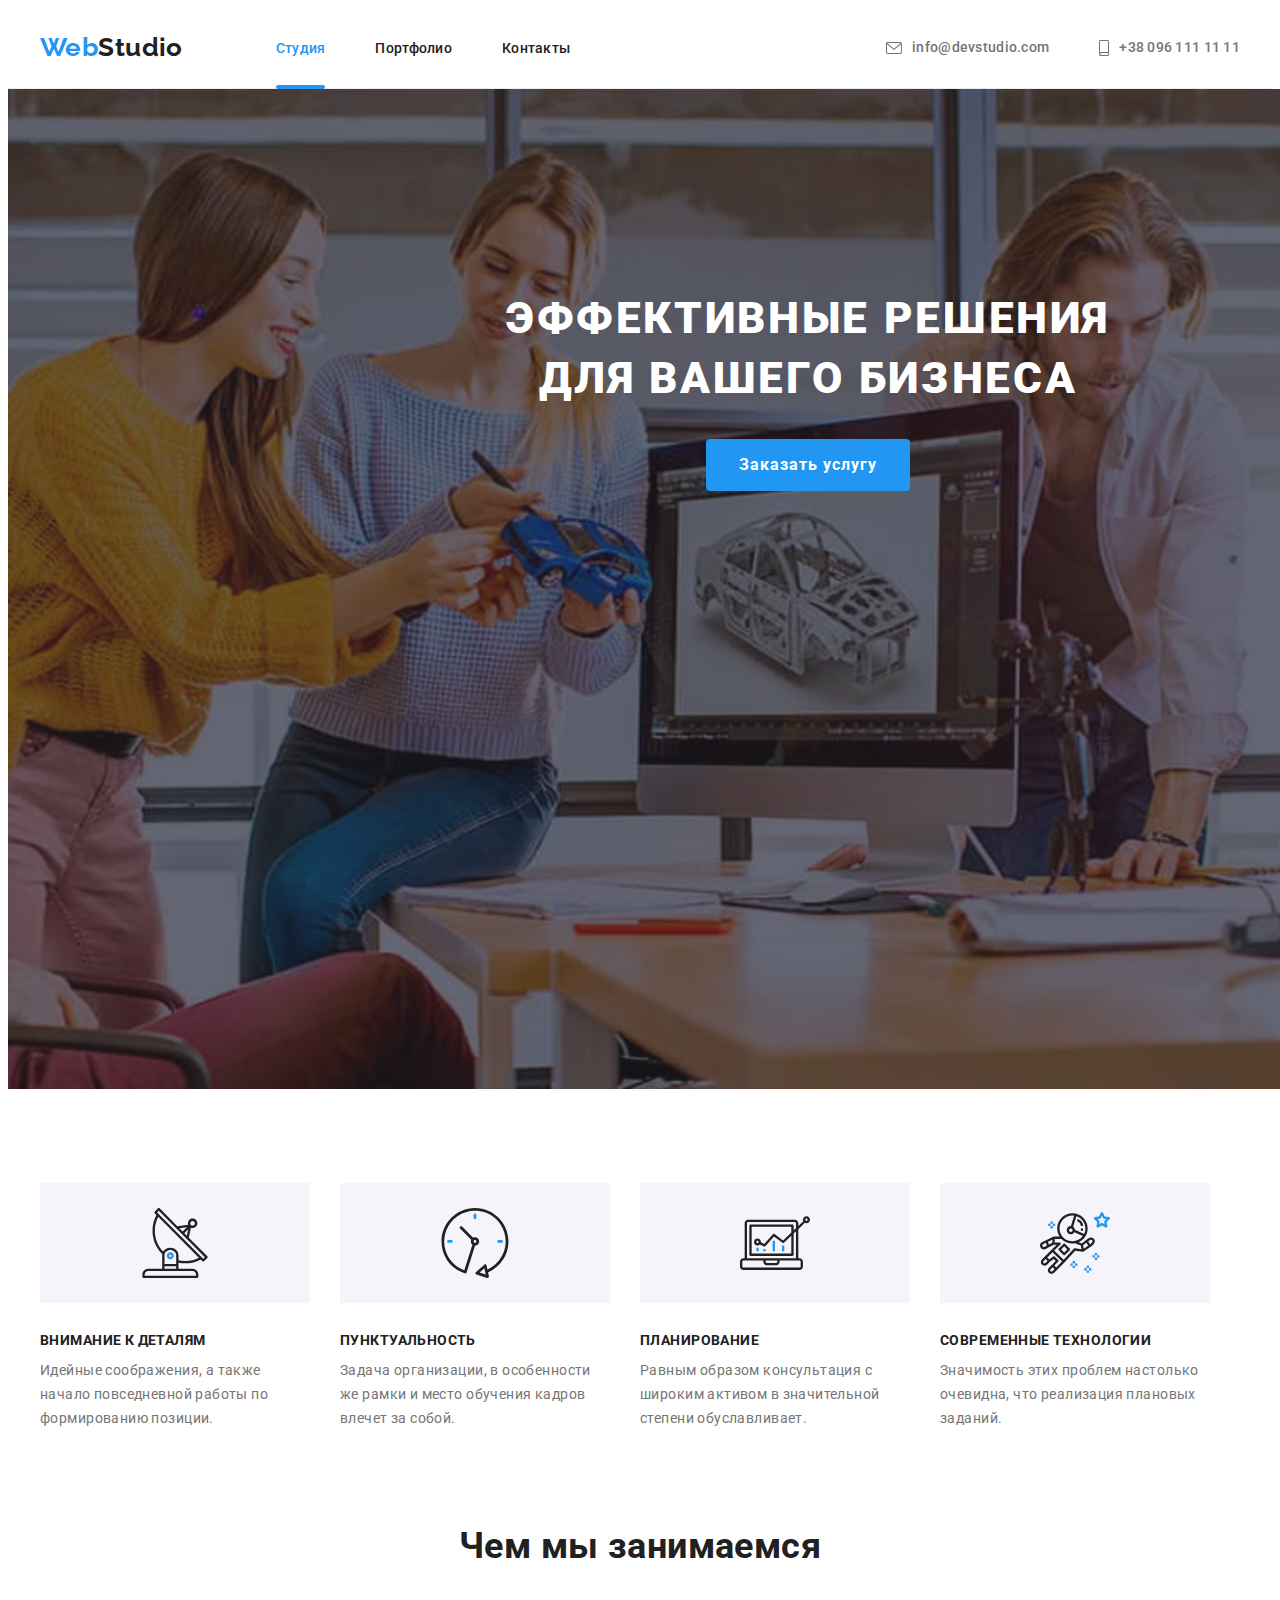
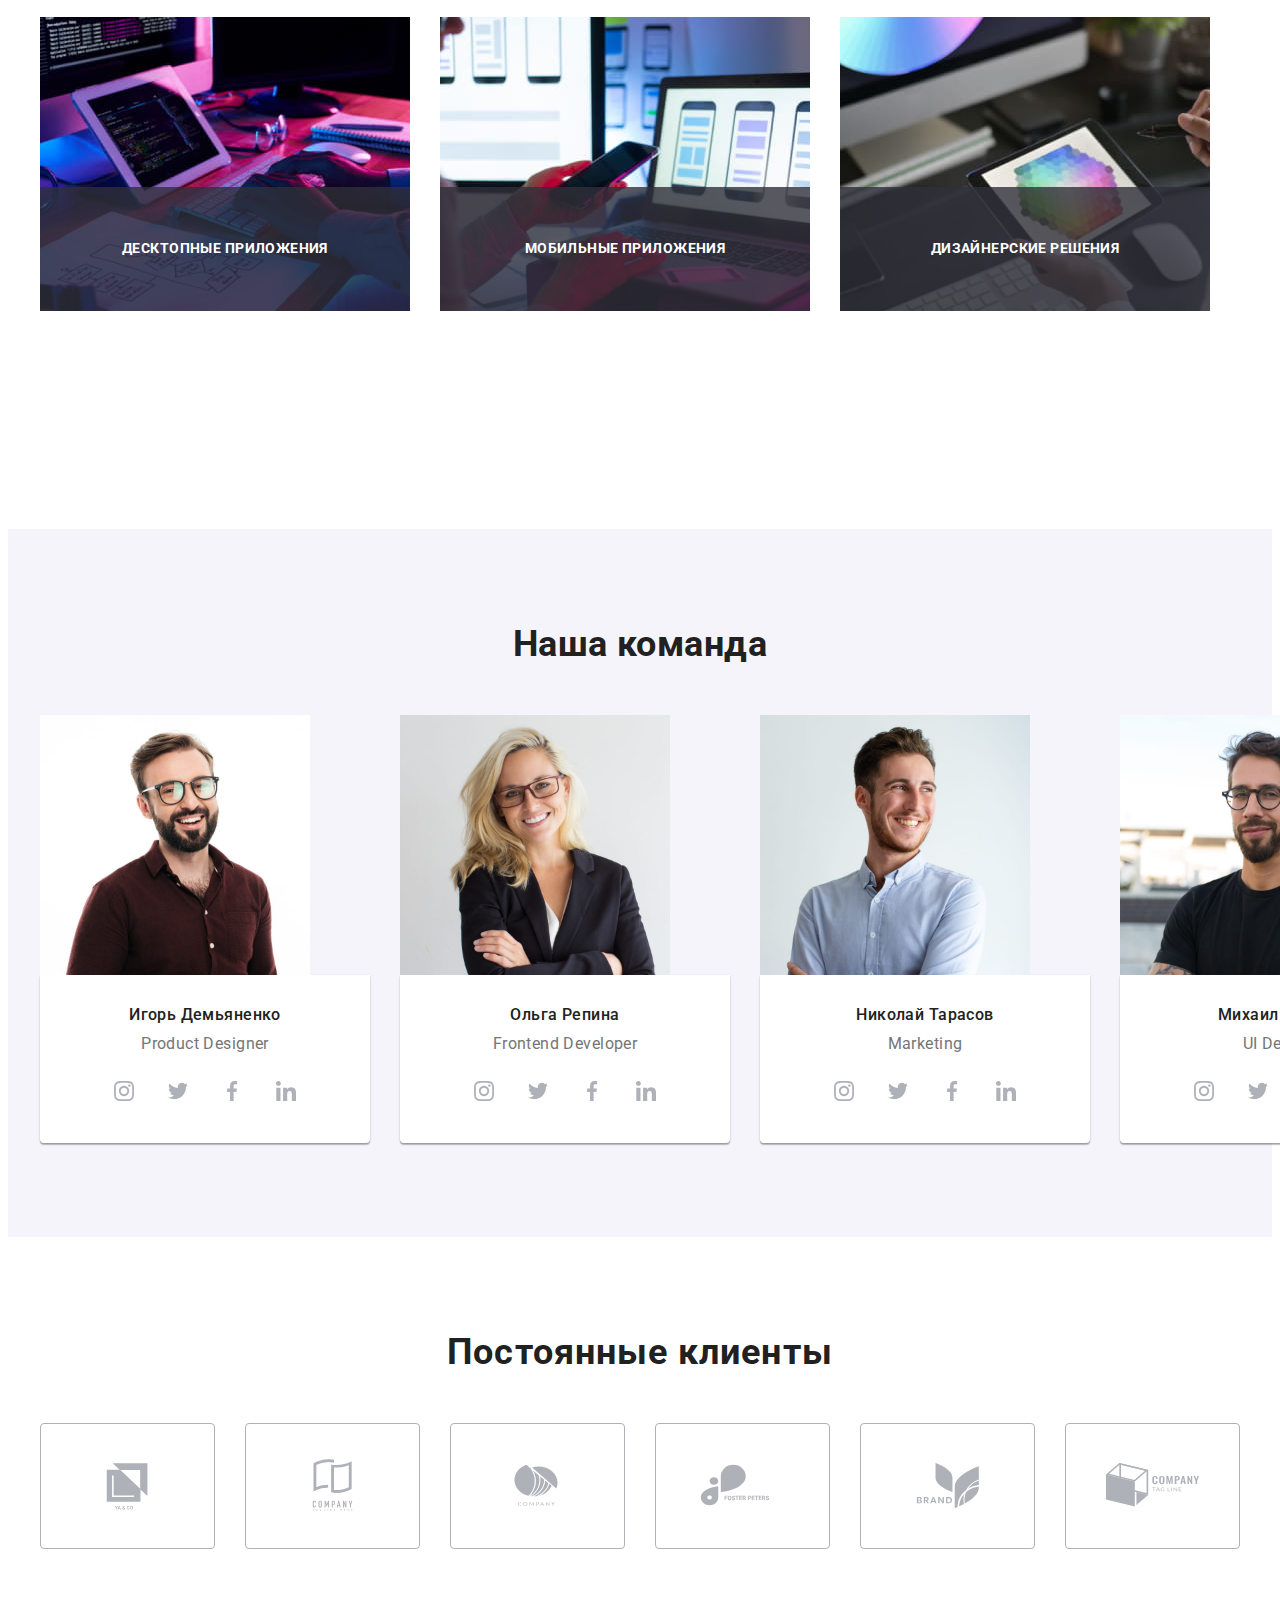
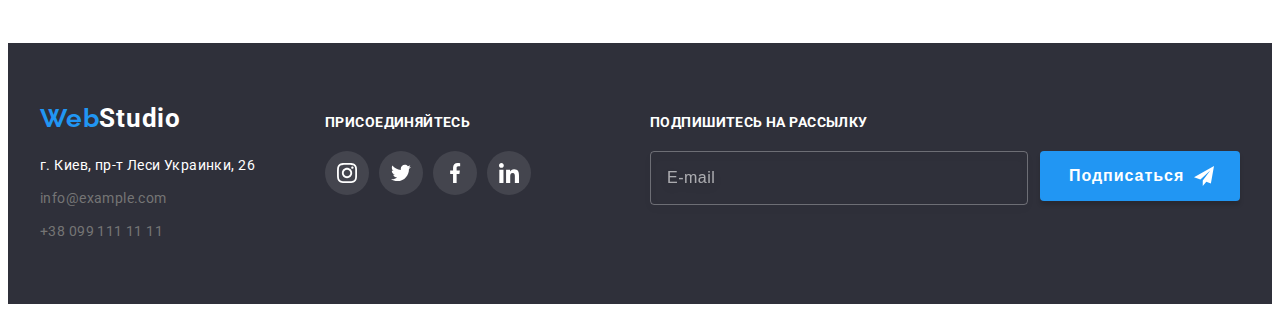
<file: index.html>
<!DOCTYPE html>
<html lang="ru">
<head>
    <meta charset="UTF-8">
    <meta http-equiv="X-UA-Compatible" content="IE=edge">
    <meta name="viewport" content="width=device-width, initial-scale=1.0">
    <title>Document</title>
    <link rel="preconnect" href="https://fonts.googleapis.com">
    <link rel="preconnect" href="https://fonts.gstatic.com" crossorigin>
    <link href="https://fonts.googleapis.com/css2?family=Raleway:wght@700&family=Roboto:wght@400;500;700;900&display=swap"
        rel="stylesheet">
    <link rel="stylesheet" href="https://cdnjs.cloudflare.com/ajax/libs/modern-normalize/1.1.0/modern-normalize.min.css"
        integrity="sha512-wpPYUAdjBVSE4KJnH1VR1HeZfpl1ub8YT/NKx4PuQ5NmX2tKuGu6U/JRp5y+Y8XG2tV+wKQpNHVUX03MfMFn9Q=="
        crossorigin="anonymous" referrerpolicy="no-referrer" />
    <link rel="stylesheet" href="./css/styles.css" />
    <link rel="stylesheet" href="./css/main.min.css"/>
     
</head>
<body>
    
<header class="header">
    <div class="container">
    <nav class="nav">
        <a class="header__logo link" href="./index.html"><span class="logo-blue">Web</span>Studio</a>
        <ul class="nav__list list">
            <li class="nav__item navig"><div class="header-navigation"><a href="" class="nav__link link current">Студия</a></div></li>
            <li class="nav__item"><a href="./portfolio.html" class="nav__link link">Портфолио</a></li>
            <li class="nav__item"><a href="" class="nav__link link">Контакты</a></li>
        </ul>
    </nav>
    <ul class="info-list list">
        <li class="info-list__item">
            <a class="info-list__link link" href="mailto:info@devstudio.com">
            <svg class="info-list__icon" width="16" height="12">
            <use href="./images/icons.svg#icon-email"></use>
            </svg>info@devstudio.com</a>
        </li>
        <li class="info-list__item">
            <a class="info-list__link link" href="tel:+380961111111">
            <svg class="info-list__icon" width="10" height="16">
            <use href="./images/icons.svg#icon-smartphone"></use>
            </svg>+38 096 111 11 11</a></li>
    </ul>
    </div>
</header>
    
    <main>
    <section class="hero">
        <div class="container">
        <h1 class="hero__title">Эффективные решения для вашего бизнеса</h1>
        <button data-modal-open type="button" class="hero__button">Заказать услугу</button>
        </div>
    </section>

    <section class="benefits section">
        <div class="container"> 
        <h2 class="benefits__title visually-hidden">Наши преимущества</h2>
        
        <ul class="ben-list list"> 
            <li class="ben-list__item">
                <div class="ben-list__logo"><svg class="ben-list__icon" width="70" height="70">
                <use href="./images/icons.svg#icon-antenna"></use></svg></div>
                <h3 class="ben-list__top-text">Внимание к деталям</h3>
                <p class="ben-list__text">Идейные соображения, а также начало повседневной работы по формированию позиции.</p>
            </li>
            <li class="ben-list__item">
                <div class="ben-list__logo"><svg class="ben-list__icon" width="70" height="70">
                <use href="./images/icons.svg#icon-clock"></use></svg></div>
                <h3 class="ben-list__top-text">Пунктуальность</h3>
                <p class="ben-list__text">Задача организации, в особенности же рамки и место обучения кадров влечет за собой.</p>
            </li>
            <li class="ben-list__item">
                <div class="ben-list__logo"><svg class="ben-list__icon" width="70" height="70">
                <use href="./images/icons.svg#icon-diagramm"></use></svg></div>
                <h3 class="ben-list__top-text">Планирование</h3>
                <p class="ben-list__text">Равным образом консультация с широким активом в значительной степени обуславливает.</p>
            </li>
            <li class="ben-list__item">
                <div class="ben-list__logo"><svg class="ben-list__icon" width="70" height="70">
                <use href="./images/icons.svg#icon-astronaut"></use></svg></div>
                <h3 class="ben-list__top-text">Современные технологии</h3>
                <p class="ben-list__text">Значимость этих проблем настолько очевидна, что реализация плановых заданий.</p>
            </li>
        </ul>
        </div>
    </section>

    <section class="about section">
        <div class="container">
        <h2 class="about__title">Чем мы занимаемся</h2>
        <ul class="pic-list list">
            <li class="pic-list__item">
                <img src="./images/img1.jpg" alt="Desktop Applications"
                width="370"
                height="294"/>
                <p class="pic-list__top-text">Десктопные приложения</p>
            </li>
            <li class="pic-list__item">
                <img src="./images/img2.jpg" alt="Mobile applications"
                width="370"
                height="294"/>
                <p class="pic-list__top-text">Мобильные приложения</p>
            </li>
            <li class="pic-list__item">
                <img src="./images/img3.jpg" alt="Design solutions"
                width="370"
                height="294"/>
                <p class="pic-list__top-text">Дизайнерские решения</p>
            </li>
        </ul>
        </div>
    </section>

    <section class="team section">
        <div class="container">
        <h2 class="team__title">Наша команда</h2>
        <ul class="team-list list">
            <li class="team-list__item"> 
                <img src="./images/img.Igor.jpg" alt="Portrait of Igor"
                width="270"
                height="260"/>

                <div class="card-team">
                <h3 class="card-team__text">Игорь Демьяненко</h3>
                <p class="card-team__position">Product Designer</p>
                
                <ul class="soc-list list">
                    <li class="soc-list__item">
                        <a href="" class="soc-list__link link">
                        <svg class="soc-list__icon" width="20" height="20">
                        <use href="./images/icons.svg#icon-instagram-1"></use></svg></a>
                    </li>
                    <li class="soc-list__item">
                        <a href="" class="soc-list__link link">
                        <svg class="soc-list__icon" width="20" height="20">
                        <use href="./images/icons.svg#icon-twitter-1"></use></svg></a>
                    </li>
                    <li class="soc-list__item">
                        <a href="" class="soc-list__link link">
                        <svg class="soc-list__icon" width="20" height="20">
                        <use href="./images/icons.svg#icon-facebook-1"></use></svg></a>
                    </li>
                    <li class="soc-list__item">
                        <a href="" class="soc-list__link link">
                        <svg class="soc-list__icon" width="20" height="20">
                        <use href="./images/icons.svg#icon-linkedin-1"></use></svg></a>
                    </li>
                </ul>
                </div>
            </li>
            <li class="team-list__item">
                <img src="./images/img.Olga.jpg" alt="Portrait of Olga" 
                width="270" 
                height="260"/>

                <div class="card-team">
                <h3 class="card-team__text">Ольга Репина</h3>
                <p class="card-team__position">Frontend Developer</p>
                
                <ul class="soc-list list">
                    <li class="soc-list__item">
                        <a href="" class="soc-list__link link">
                            <svg class="soc-list__icon" width="20" height="20">
                                <use href="./images/icons.svg#icon-instagram-1"></use>
                            </svg></a>
                    </li>
                    <li class="soc-list__item">
                        <a href="" class="soc-list__link link">
                            <svg class="soc-list__icon" width="20" height="20">
                                <use href="./images/icons.svg#icon-twitter-1"></use>
                            </svg></a>
                    </li>
                    <li class="soc-list__item">
                        <a href="" class="soc-list__link link">
                            <svg class="soc-list__icon" width="20" height="20">
                                <use href="./images/icons.svg#icon-facebook-1"></use>
                            </svg></a>
                    </li>
                    <li class="soc-list__item">
                        <a href="" class="soc-list__link link">
                            <svg class="soc-list__icon" width="20" height="20">
                                <use href="./images/icons.svg#icon-linkedin-1"></use>
                            </svg></a>
                    </li>
                </ul>
                </div>
            </li>
            <li class="team-list__item">
                <img src="./images/img.Nicholas.jpg" alt="Portrait of Nicholas" 
                width="270" 
                height="260"/>

                <div class="card-team">
                <h3 class="card-team__text">Николай Тарасов</h3>
                <p class="card-team__position">Marketing</p>

                <ul class="soc-list list">
                    <li class="soc-list__item">
                        <a href="" class="soc-list__link link">
                            <svg class="soc-list__icon" width="20" height="20">
                                <use href="./images/icons.svg#icon-instagram-1"></use>
                            </svg></a>
                    </li>
                    <li class="soc-list__item">
                        <a href="" class="soc-list__link link">
                            <svg class="soc-list__icon" width="20" height="20">
                                <use href="./images/icons.svg#icon-twitter-1"></use>
                            </svg></a>
                    </li>
                    <li class="soc-list__item">
                        <a href="" class="soc-list__link link">
                            <svg class="soc-list__icon" width="20" height="20">
                                <use href="./images/icons.svg#icon-facebook-1"></use>
                            </svg></a>
                    </li>
                    <li class="soc-list__item">
                        <a href="" class="soc-list__link link">
                            <svg class="soc-list__icon" width="20" height="20">
                                <use href="./images/icons.svg#icon-linkedin-1"></use>
                            </svg></a>
                    </li>
                </ul>
                </div>
            </li>
            <li class="team-list__item">
                <img src="./images/img.Michael.jpg" alt="Portrait of Michael" 
                width="270" 
                height="260"/>

                <div class="card-team">
                <h3 class="card-team__text">Михаил Ермаков</h3>
                <p class="card-team__position">UI Designer</p>

                <ul class="soc-list list">
                    <li class="soc-list__item">
                        <a href="" class="soc-list__link link">
                            <svg class="soc-list__icon" width="20" height="20">
                                <use href="./images/icons.svg#icon-instagram-1"></use>
                            </svg></a>
                    </li>
                    <li class="soc-list__item">
                        <a href="" class="soc-list__link link">
                            <svg class="soc-list__icon" width="20" height="20">
                                <use href="./images/icons.svg#icon-twitter-1"></use>
                            </svg></a>
                    </li>
                    <li class="soc-list__item">
                        <a href="" class="soc-list__link link">
                            <svg class="soc-list__icon" width="20" height="20">
                                <use href="./images/icons.svg#icon-facebook-1"></use>
                            </svg></a>
                    </li>
                    <li class="soc-list__item">
                        <a href="" class="soc-list__link link">
                            <svg class="soc-list__icon" width="20" height="20">
                                <use href="./images/icons.svg#icon-linkedin-1"></use>
                            </svg></a>
                    </li>
                </ul>
                </div>
            </li>
        </ul>
        </div>
    </section>
    </main>

    <section class="clients section">
        <div class="container">
            <h2 class="clients__title">Постоянные клиенты</h2>
            <ul class="clients-list list">
                <li class="clients-list__item">
                    <a href="" class="clients-list__link link">
                        <svg class="clients-list__icon" width="106" height="60">
                            <use href="./images/icons.svg#icon-Logo"></use>
                        </svg></a>
                </li>
                <li class="clients-list__item">
                    <a href="" class="clients-list__link link">
                        <svg class="clients-list__icon" width="106" height="60">
                            <use href="./images/icons.svg#icon-Logo-1"></use>
                        </svg></a>
                </li>
                <li class="clients-list__item">
                    <a href="" class="clients-list__link link">
                        <svg class="clients-list__icon" width="106" height="60">
                            <use href="./images/icons.svg#icon-Logo-2"></use>
                        </svg></a>
                </li>
                <li class="clients-list__item">
                    <a href="" class="clients-list__link link">
                        <svg class="clients-list__icon" width="106" height="60">
                            <use href="./images/icons.svg#icon-Logo-4"></use>
                        </svg></a>
                </li>
                <li class="clients-list__item">
                    <a href="" class="clients-list__link link">
                        <svg class="clients-list__icon" width="106" height="60">
                            <use href="./images/icons.svg#icon-Logo-5"></use>
                        </svg></a>
                </li>
                <li class="clients-list__item">
                    <a href="" class="clients-list__link link">
                        <svg class="clients-list__icon" width="106" height="60">
                            <use href="./images/icons.svg#icon-Logo-6"></use>
                        </svg></a>
                </li>
            </ul>
        </div>
    </section>




    <footer class="footer">
        <div class="container">
        <div class="foot-first">
        <a class="foot-first__link link" href="./index.html"><span class="logo-blue">Web</span>Studio</a>
        <address class="footer-adress">
        <ul class="footer-adress__list list">
            <li class="footer-adress__item"><a href="" class="footer-adress__location link">г. Киев, пр-т Леси Украинки, 26</a></li>
            <li class="footer-adress__item"><a href="mailto:info@example.com" class="footer-adress__info link">info@example.com</a></li>
            <li class="footer-adress__item"><a href="tel:+380991111111" class="footer-adress__info link">+38 099 111 11 11</a></li>
        </ul>
        </address>
        </div>

        <div class="foot-second">
            <p class="foot-second__title">присоединяйтесь</p>
            <ul class="soc-foot-list list">
                <li class="soc-foot-list__item">
                    <a class="soc-foot-list__link link">
                        <svg class="foot-soc-icon" width="20" height="20">
                            <use href="./images/icons.svg#icon-instagram-2"></use>
                        </svg>
                    </a>
                </li>
                <li class="soc-foot-list__item">
                    <a class="soc-foot-list__link link">
                        <svg class="foot-soc-icon" width="20" height="20">
                        <use href="./images/icons.svg#icon-twitter-2"></use></svg>
                    </a>
                </li>
                <li class="soc-foot-list__item">
                    <a class="soc-foot-list__link link">
                        <svg class="foot-soc-icon" width="20" height="20">
                        <use href="./images/icons.svg#icon-facebook-2"></use></svg>
                    </a>
                </li>
                <li class="soc-foot-list__item">
                    <a class="soc-foot-list__link link">
                        <svg class="foot-soc-icon" width="20" height="20">
                        <use href="./images/icons.svg#icon-linkedin-2"></use></svg>
                    </a>
                </li>
            </ul>
        </div>
   
        <div class="sharing">
            <p class="sharing__title">Подпишитесь на рассылку</p> 
        <form class="sharing-form">
            <div class="sharing-field">
            <input 
            type="email"
            class="sharing-field__input"
            name="sharing-text"
            id="sharing-text"
            placeholder="E-mail"/>
            <button type="submit" class="sharing-field__btn">Подписаться
                <span>
                    <svg class="sharing-field__icon" width="20" height="20">
                    <use href="./images/icons.svg#icon-send"></use>
                    </svg>
                </span>
            </button>
            </div>
        </form>
        </div>
    </div>
    </footer>

    <div class="backdrop is-hidden" data-modal>
    <div class="modal">
        <button type="button" class="modal__close-btn" data-modal-close>
            <svg class="modal__close-icon" width="18" height="18">
            <use href="./images/icons.svg#icon-close"></use></svg>
        </button>

        <p class="modal__title">Оставьте свои данные, мы вам перезвоним</p>

    <form class="modal-form">
        <div class="modal-field">
            <label for="user-name" class="modal-field__modal-label">Имя</label>
            <div class="input-wrap">
            <input 
            type="text"
            class="input-wrap__modal-input"
            name="user-name"
            id="user-name"/>
            <svg class="icon-black" width="18" height="18">
                <use href="./images/icons.svg#icon-person-black"></use>
            </svg>
            </div>
        </div>
        <div class="modal-field">
            <label for="user-tel" class="modal-field__modal-label">Телефон</label>
            <div class="input-wrap">
            <input 
            type="tel" 
            class="input-wrap__modal-input" 
            name="user-tell"
            id="user-tel" />
            <svg class="icon-black" width="18" height="18">
                <use href="./images/icons.svg#icon-phone-black"></use>
            </svg>
            </div>
        </div>
        <div class="modal-field">
            <label for="user-email" class="modal-field__modal-label">Почта</label>
            <div class="input-wrap">
            <input 
            type="email" 
            class="input-wrap__modal-input" 
            name="user-email" 
            id="user-email"/>
            <svg class="icon-black" width="18" height="18">
                <use href="./images/icons.svg#icon-email-black"></use>
            </svg>
            </div>
        </div>
        <div class="modal-field">
            <label for="user-text" class="modal-field__modal-label">Комментарий</label>
            <textarea 
            name="user-text" 
            id="user-text" 
            class="modal-field__modal-text" 
            placeholder="Введите текст"></textarea>
        </div>

        <div class="modal-field check">
            <input type="checkbox" 
            name="privacy" 
            value="true" 
            class="modal-field__modal-check visually-hidden" 
            id="privacy"/>
            <label for="privacy" 
            class="modal-field__check-text">
            <span>
                <svg class="icon-gal" width="11" height="8">
                    <use href="./images/icons.svg#icon-gal"></use>
                </svg>
            </span>
            Соглашаюсь с рассылкой и принимаю
            <a class="modal-field__check-link" href="">Условия договора</a></label>
        </div>  
        
        <button type="submit" class="modal-form__btn">Отправить</button>

    </form>

    </div>
    </div>
<script src="./js/modal.js"></script>
</body>
</html>
</file>
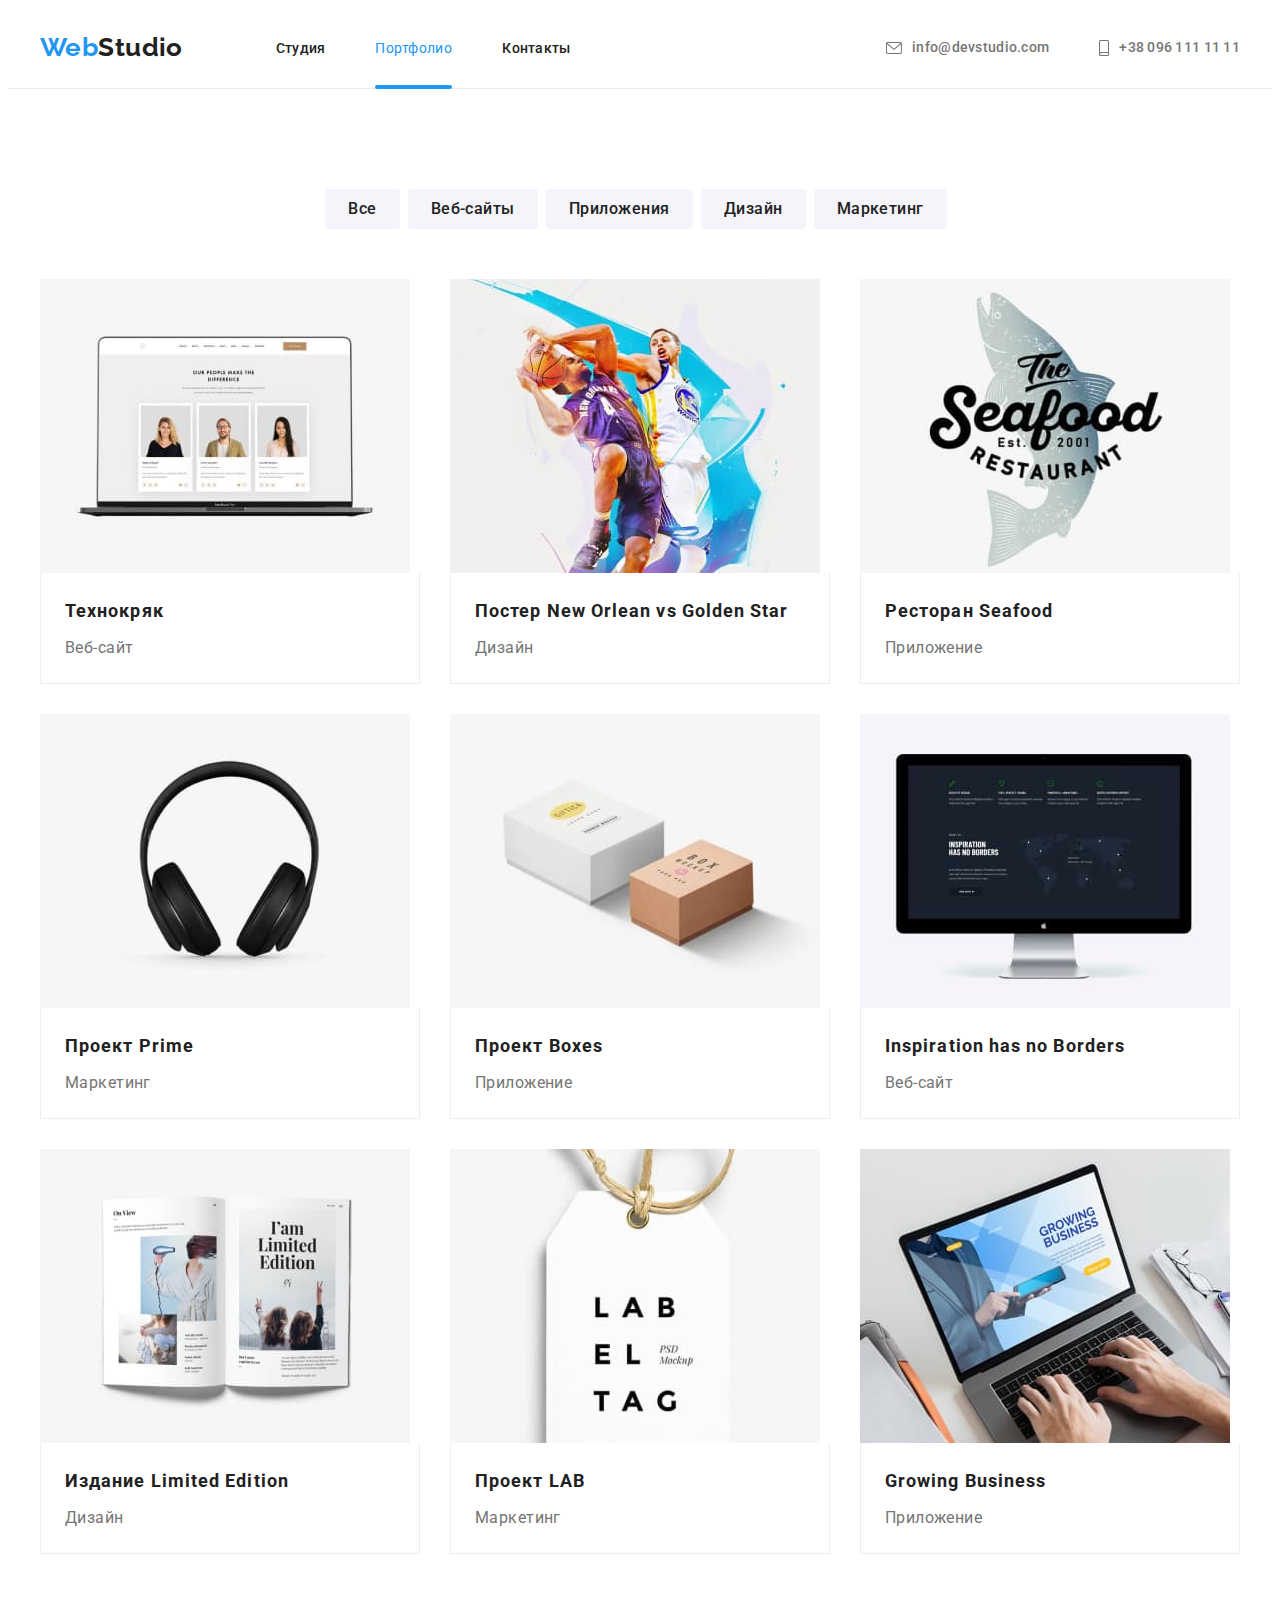
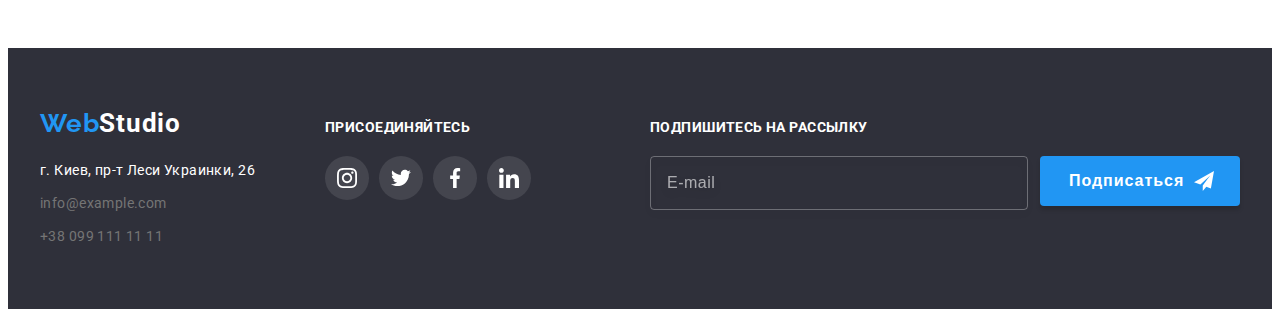
<file: portfolio.html>
<!DOCTYPE html>
<html lang="ru">
<head>
    <meta charset="UTF-8">
    <meta http-equiv="X-UA-Compatible" content="IE=edge">
    <meta name="viewport" content="width=device-width, initial-scale=1.0">
    <title>Document</title>
    <link href="https://fonts.googleapis.com/css2?family=Raleway:wght@700&family=Roboto:wght@400;500;700;900&display=swap"
        rel="stylesheet">
    <link rel="stylesheet" href="https://cdnjs.cloudflare.com/ajax/libs/modern-normalize/1.1.0/modern-normalize.min.css"
        integrity="sha512-wpPYUAdjBVSE4KJnH1VR1HeZfpl1ub8YT/NKx4PuQ5NmX2tKuGu6U/JRp5y+Y8XG2tV+wKQpNHVUX03MfMFn9Q=="
        crossorigin="anonymous" referrerpolicy="no-referrer" />
    <link rel="stylesheet" href="./css/styles.css" />
    <link rel="stylesheet" href="./css/main.min.css"/>
</head>
<body>
    <header class="header">
        <div class="container">
        <nav class="nav">
            <a class="header__logo link" href="./index.html"><span class="logo-blue">Web</span>Studio</a>
            <ul class="nav__list list">
                <li class="nav__item"><a href="./index.html" class="nav__link link">Студия</a></li>
                <li class="nav__item navig"><div class="header-navigation"><a href="" class="header-link link current">Портфолио</a></div></li>
                <li class="nav__item"><a href="" class="nav__link link">Контакты</a></li>
            </ul>
        </nav>
        <ul class="info-list list">
            <li class="info-list__item">
                <a class="info-list__link link" href="mailto:info@devstudio.com">
                    <svg class="info-list__icon" width="16" height="12">
                        <use href="./images/icons.svg#icon-email"></use>
                    </svg>info@devstudio.com</a>
            </li>
            <li class="info-list__item">
                <a class="info-list__link link" href="tel:+380961111111">
                    <svg class="info-list__icon" width="10" height="16">
                        <use href="./images/icons.svg#icon-smartphone"></use>
                    </svg>+38 096 111 11 11</a>
            </li>
        </ul>
        </div>
    </header>

    <main>
        <section class="suggestions">
            <div class="container">
            <h1 class="suggestions__top-title visually-hidden">Предложения</h1>
            <ul class="suggestions-list list">
                <li class="suggestions-list__item"><button type="button" class="suggestions-list__button">Все</button></li>
                <li class="suggestions-list__item"><button type="button" class="suggestions-list__button">Веб-сайты</button></li>
                <li class="suggestions-list__item"><button type="button" class="suggestions-list__button">Приложения</button></li>
                <li class="suggestions-list__item"><button type="button" class="suggestions-list__button">Дизайн</button></li>
                <li class="suggestions-list__item"><button type="button" class="suggestions-list__button">Маркетинг</button></li>
            </ul>
                
                <ul class="suggestions-menu list">
                    <li class="suggestions-menu__item">
                        <div class="card-hover">
                        <a href="" class="suggestions-menu__link link">
                            <div class="thumb">
                            <img src="./images/img4.jpg" alt="Web site" width="370" height="294">
                            <p class="thumb__text">Ресурс предлагает комплексные предложения с разным уровнем функционала и сервисов. Все это позволит посетителю получить
                            исчерпывающие сведения о компании или частном лице.</p>
                        </div>
                        

                        <div class="card-suggestions">
                            <h2 class="suggestions-menu__title">Технокряк</h2>
                            <p class="suggestions-menu__text">Веб-сайт</p>
                        </div>
                        </a>
                        </div>
                    </li>
                    <li class="suggestions-menu__item">
                        <div class="card-hover">
                        <a href="" class="suggestions-menu__link link">
                            <div class="thumb">
                            <img src="./images/img5.jpg" alt="Poster" width="370" height="294">
                        <p class="thumb__text">Ресурс предлагает комплексные предложения с разным уровнем функционала и сервисов. Все это
                            позволит посетителю получить
                            исчерпывающие сведения о компании или частном лице.</p>
                        </div>
                        <div class="card-suggestions">
                            <h2 class="suggestions-menu__title">Постер New Orlean vs Golden Star</h2>
                            <p class="suggestions-menu__text">Дизайн</p>
                        </div>
                        </a>
                        </div>
                    </li>
                    <li class="suggestions-menu__item">
                        <div class="card-hover">
                        <a href="" class="suggestions-menu__link link">
                            <div class="thumb">
                            <img src="./images/img6.jpg" alt="Restaurant" width="370" height="294">
                        <p class="thumb__text">Ресурс предлагает комплексные предложения с разным уровнем функционала и сервисов. Все это
                            позволит посетителю получить
                            исчерпывающие сведения о компании или частном лице.</p>
                        </div>
                        <div class="card-suggestions">
                            <h2 class="suggestions-menu__title">Ресторан Seafood</h2>
                            <p class="suggestions-menu__text">Приложение</p>
                        </div>
                        </a>
                        </div>
                    </li>
                    <li class="suggestions-menu__item">
                        <div class="card-hover">
                        <a href="" class="suggestions-menu__link link">
                            <div class="thumb">
                            <img src="./images/img7.jpg" alt="Prime Project" width="370" height="294">
                        <p class="thumb__text">Ресурс предлагает комплексные предложения с разным уровнем функционала и сервисов. Все это
                            позволит посетителю получить
                            исчерпывающие сведения о компании или частном лице.</p>
                        </div>
                        <div class="card-suggestions">
                            <h2 class="suggestions-menu__title">Проект Prime</h2>
                            <p class="suggestions-menu__text">Маркетинг</p>
                        </div>
                        </a>
                        </div>
                    </li>
                    <li class="suggestions-menu__item">
                        <div class="card-hover">
                        <a href="" class="suggestions-menu__link link">
                            <div class="thumb">
                            <img src="./images/img8.jpg" alt="Boxes Project" width="370" height="294">
                        <p class="thumb__text">Ресурс предлагает комплексные предложения с разным уровнем функционала и сервисов. Все это
                            позволит посетителю получить
                            исчерпывающие сведения о компании или частном лице.</p>
                        </div>
                        <div class="card-suggestions">
                            <h2 class="suggestions-menu__title">Проект Boxes</h2>
                            <p class="suggestions-menu__text">Приложение</p>
                        </div>
                        </a>
                        </div>
                    </li>
                    <li class="suggestions-menu__item">
                        <div class="card-hover">
                        <a href="" class="suggestions-menu__link link">
                            <div class="thumb">
                            <img src="./images/img9.jpg" alt="Site" width="370" height="294">
                        <p class="thumb__text">Ресурс предлагает комплексные предложения с разным уровнем функционала и сервисов. Все это
                            позволит посетителю получить
                            исчерпывающие сведения о компании или частном лице.</p>
                        </div>
                        <div class="card-suggestions">
                            <h2 class="suggestions-menu__title">Inspiration has no Borders</h2>
                            <p class="suggestions-menu__text">Веб-сайт</p>
                        </div>
                        </a>
                        </div>
                    </li>
                    <li class="suggestions-menu__item">
                        <div class="card-hover">
                        <a href="" class="suggestions-menu__link link">
                            <div class="thumb">
                            <img src="./images/img10.jpg" alt="Design book" width="370" height="294">
                        <p class="thumb__text">Ресурс предлагает комплексные предложения с разным уровнем функционала и сервисов. Все это
                            позволит посетителю получить
                            исчерпывающие сведения о компании или частном лице.</p>
                        </div>
                        <div class="card-suggestions">
                            <h2 class="suggestions-menu__title">Издание Limited Edition</h2>
                            <p class="suggestions-menu__text">Дизайн</p>
                        </div>
                        </a>
                        </div>
                    </li>
                    <li class="suggestions-menu__item">
                        <div class="card-hover">
                        <a href="" class="suggestions-menu__link link">
                            <div class="thumb">
                            <img src="./images/img11.jpg" alt="Marketing" width="370" height="294">
                        <p class="thumb__text">Ресурс предлагает комплексные предложения с разным уровнем функционала и сервисов. Все это
                            позволит посетителю получить
                            исчерпывающие сведения о компании или частном лице.</p>
                        </div>
                        <div class="card-suggestions">
                            <h2 class="suggestions-menu__title">Проект LAB</h2>
                            <p class="suggestions-menu__text">Маркетинг</p>
                        </div>
                        </a>
                        </div>
                    </li>
                    <li class="suggestions-menu__item">
                        <div class="card-hover">
                        <a href="" class="suggestions-menu__link link">
                            <div class="thumb">
                            <img src="./images/img12.jpg" alt="Application" width="370" height="294">
                        <p class="thumb__text">Ресурс предлагает комплексные предложения с разным уровнем функционала и сервисов. Все это
                            позволит посетителю получить
                            исчерпывающие сведения о компании или частном лице.</p>
                        </div>
                        <div class="card-suggestions">
                            <h2 class="suggestions-menu__title">Growing Business</h2>
                            <p class="suggestions-menu__text">Приложение</p>
                        </div>
                        </a>
                        </div>
                    </li>
                </ul>
                </div>
        </section>
    </main>

    <footer class="footer">
        <div class="container">
            <div class="foot-first">
                <a class="foot-first__link link" href="./index.html"><span class="logo-blue">Web</span>Studio</a>
                <address class="footer-adress">
                    <ul class="footer-adress__list list">
                        <li class="footer-adress__item"><a href="" class="footer-adress__location link">г. Киев, пр-т Леси
                                Украинки, 26</a></li>
                        <li class="footer-adress__item"><a href="mailto:info@example.com"
                                class="footer-adress__info link">info@example.com</a></li>
                        <li class="footer-adress__item"><a href="tel:+380991111111" class="footer-adress__info link">+38 099
                                111 11 11</a></li>
                    </ul>
                </address>
            </div>
    
            <div class="foot-second">
                <p class="foot-second__title">присоединяйтесь</p>
                <ul class="soc-foot-list list">
                    <li class="soc-foot-list__item">
                        <a class="soc-foot-list__link link">
                            <svg class="foot-soc-icon" width="20" height="20">
                                <use href="./images/icons.svg#icon-instagram-2"></use>
                            </svg>
                        </a>
                    </li>
                    <li class="soc-foot-list__item">
                        <a class="soc-foot-list__link link">
                            <svg class="foot-soc-icon" width="20" height="20">
                                <use href="./images/icons.svg#icon-twitter-2"></use>
                            </svg>
                        </a>
                    </li>
                    <li class="soc-foot-list__item">
                        <a class="soc-foot-list__link link">
                            <svg class="foot-soc-icon" width="20" height="20">
                                <use href="./images/icons.svg#icon-facebook-2"></use>
                            </svg>
                        </a>
                    </li>
                    <li class="soc-foot-list__item">
                        <a class="soc-foot-list__link link">
                            <svg class="foot-soc-icon" width="20" height="20">
                                <use href="./images/icons.svg#icon-linkedin-2"></use>
                            </svg>
                        </a>
                    </li>
                </ul>
            </div>
    
            <div class="sharing">
                <p class="sharing__title">Подпишитесь на рассылку</p>
                <form class="sharing-form">
                    <div class="sharing-field">
                        <input type="email" class="sharing-field__input" name="sharing-text" id="sharing-text"
                            placeholder="E-mail" />
                        <button type="submit" class="sharing-field__btn">Подписаться
                            <span>
                                <svg class="sharing-field__icon" width="20" height="20">
                                    <use href="./images/icons.svg#icon-send"></use>
                                </svg>
                            </span>
                        </button>
                    </div>
                </form>
            </div>
        </div>
    </footer>
</body>
</html>
</file>
<file: css/styles.css>
/*-----------HEADER-----------*/

/*-----------HERO-----------*/

/*-----------BENEFITS-----------*/

/*-----------ABOUT-----------*/

/*-----------TEAM-----------*/

/*-----------CLIENTS-----------*/

/*-----------FOOTER-----------*/

/*-----------SUGGESTIONS-----------*/

/*-----------FOOTER-TWO----------*/

/*-------------BACKDROP--------------*/
</file>
<file: css/main.min.css>
:root{--primary-text-color: #212121;--title-text-color: #757575;--accent-color: #2196F3;--accent-white-color: #FFFFFF;--background-white: #FFFFFF;--background-primary-color: #E5E5E5;--background-top-color: #F5F4FA;--background-color: #2F303A;--card-set-gap: 30px;--card-shadow: 0px 1px 3px rgba(0, 0, 0, 0.12), 0px 1px 1px rgba(0, 0, 0, 0.14), 0px 2px 1px rgba(0, 0, 0, 0.2);--card-shadow-hover: 0px 1px 1px rgba(0, 0, 0, 0.12), 0px 4px 4px rgba(0, 0, 0, 0.06), 1px 4px 6px rgba(0, 0, 0, 0.16);--time-transition: cubic-bezier(0.4, 0, 0.2, 1)}body{font-family:"Roboto",sans-serif;color:var(--primary-text-color);font-size:14px;letter-spacing:.03em;background-color:var(--background-white)}.list{list-style:none;margin:0;padding:0}.link{text-decoration:none}.visually-hidden{position:absolute;white-space:nowrap;width:1px;height:1px;overflow:hidden;margin:-1px;border:0;padding:0;clip-path:inset(50%);clip:rect(0 0 0 0)}h1,h2,h3,p,ul{margin-top:0;margin-bottom:0}img{display:block;max-width:100%;height:auto}.container{width:1200px;margin:0 auto;padding-left:15px;padding-right:15px}.section{padding-top:94px;padding-bottom:94px}.header{background:var(--background-white);border-bottom:1px solid #ececec}.header .container{display:flex;align-items:center}.nav{display:flex}.nav__list{display:flex;align-items:center}.info-list{display:flex;align-items:center;margin-left:auto}.nav__item{position:relative;transition:color 250ms var(--time-transition)}.nav__item:not(:last-child){margin-right:50px}.navig::after{content:"";position:absolute;width:100%;height:4px;position:absolute;bottom:-33px;background:var(--accent-color);border-radius:2px}.header__logo{padding-top:24px;padding-bottom:25px;margin-right:93px;font-family:"Raleway",sans-serif;font-style:normal;font-weight:700;font-size:26px;line-height:1.19;color:var(--primary-text-color)}.logo-blue{font-family:"Raleway",sans-serif;font-style:normal;font-weight:700;font-size:26px;line-height:1.19;color:var(--accent-color)}.nav__link{padding-top:32px;padding-bottom:32px;font-weight:500;line-height:1.14;letter-spacing:.02em;color:var(--primary-text-color)}.header-list-info{margin-left:auto}.info-list__icon{margin-right:10px;fill:currentColor}.info-list__link{padding-top:32px;padding-bottom:32px;padding-left:50px;font-weight:500;line-height:1.14;letter-spacing:.02em;color:var(--title-text-color);display:flex;align-items:center;justify-content:center;transition:color 250ms var(--time-transition)}.info-list__link:hover,.info-list__link:focus{color:var(--accent-color)}.current{color:var(--accent-color)}.info-list__item:hover,.info-list__item:focus{color:var(--accent-color)}.hero{background-color:var(--background-color);display:flex;text-align:center;padding-top:200px;padding-bottom:200px;margin-left:auto;margin-right:auto;height:600px;width:1600px;background-image:linear-gradient(rgba(47, 48, 58, 0.4), rgba(47, 48, 58, 0.4)),url(../images/bc-hero.jpg);background-repeat:no-repeat;background-position:center;background-size:cover}.hero__title{width:698px;margin:0 auto;font-weight:900;font-size:44px;line-height:1.36;letter-spacing:.06em;text-transform:uppercase;color:var(--accent-white-color)}.hero__button{margin-top:30px;font-family:inherit;cursor:pointer;font-weight:700;font-size:16px;line-height:1.88;display:inline-block;align-items:center;text-align:center;letter-spacing:.06em;border-radius:4px;padding:10px 32px;min-width:200px;color:var(--accent-white-color);background:var(--accent-color);border:1px solid rgba(0,0,0,0)}.ben-list{display:flex}.ben-list__item{width:270px;margin-right:30px}.ben-list__item:nth-child(4n){margin-right:0}.ben-list__logo{display:flex;align-items:center;justify-content:center;background-color:var(--background-top-color);width:270px;height:120px}.ben-list__top-text{margin-top:30px;margin-bottom:10px;font-weight:700;font-size:14px;line-height:1.14;letter-spacing:.03em;text-transform:uppercase;color:var(--primary-text-color)}.ben-list__text{line-height:1.71;color:var(--title-text-color)}.about{padding-top:0}.pic-list{display:flex}.pic-list__top-text{display:flex;justify-content:center;align-items:center;font-style:normal;font-weight:700;font-size:14px;line-height:1.14;letter-spacing:.03em;text-transform:uppercase;color:var(--background-white);background-color:rgba(47,48,58,.8);padding-top:27px;padding-bottom:27px;height:70px;transform:translateY(-100%)}.pic-list__item{margin-right:30px}.pic-list__item:nth-child(3n){margin-right:0}.about__title{margin-bottom:50px;font-weight:700;font-size:36px;line-height:1.17;text-align:center;color:var(--primary-text-color)}.team{background:var(--background-top-color)}.team__title{font-weight:700;font-size:36px;line-height:1.17;text-align:center;color:var(--primary-text-color)}.card-team__text{margin-bottom:10px;font-weight:500;font-size:16px;line-height:1.19;color:var(--primary-text-color)}.card-team__position{font-size:16px;line-height:1.19;color:var(--title-text-color);margin-bottom:16px}.team-list{display:flex;margin-top:50px;margin-right:calc(-1*var(--card-set-gap))}.team-list>.team-list__item{flex-basis:calc(25% - var(--card-set-gap));margin-right:30px}.team-list__item:nth-child(4n){margin-right:0}.soc-list{display:flex;justify-content:center;list-style:none}.soc-list__item{width:44px;height:44px;margin-right:10px}.soc-list__item:last-child{margin-right:0}.soc-list__link{width:100%;height:100%;border-radius:50%;display:flex;align-items:center;justify-content:center;fill:#afb1b8;transition:background-color 250ms var(--time-transition)}.soc-list__link:hover,.soc-list__link:focus{background-color:var(--accent-color);fill:var(--background-white)}.card-team{width:270px;padding:30px;text-align:center;box-shadow:var(--card-shadow);border-radius:0px 0px 4px 4px;overflow:hidden;background:var(--background-white)}.clients__title{font-weight:700;font-size:36px;line-height:1.17;text-align:center;letter-spacing:.03em;color:var(--primary-text-color)}.clients-list{margin-top:50px;display:flex;align-items:center}.clients-list__item{width:170px;height:92px;border:1px solid #afb1b8;border-radius:4px;padding:16px 32px;transition:border 250ms var(--time-transition);margin-right:30px}.clients-list__item:nth-child(6n){margin-right:0}.clients-list__item:hover,.clients-list__item:focus{border-color:var(--accent-color)}.clients-list__link{width:100%;height:100%;display:flex;justify-content:center;align-items:center;fill:#afb1b8;transition:fill 250ms var(--time-transition)}.clients-list__link:hover,.clients-list__link:focus{fill:var(--accent-color);border-color:var(--accent-color)}.footer{background:var(--background-color);display:flex;align-items:baseline;padding-top:60px;padding-bottom:60px}.footer .container{display:flex;align-items:baseline}.footer-adress{text-decoration:none}.foot-first__link{font-weight:700;font-size:26px;line-height:1.19;letter-spacing:.03em;color:var(--background-white)}.footer-adress__location{display:block;margin-top:20px;font-style:normal;line-height:1.71;color:var(--accent-white-color);transition:color 250ms var(--time-transition)}.footer-adress__location:hover,.footer-adress__location:focus{color:var(--accent-color)}.footer-adress__info{display:block;margin-top:9px;font-style:normal;line-height:1.71;color:var(--title-text-color);transition:color 250ms var(--time-transition)}.footer-adress__item>.footer-adress__info{margin-bottom:0}.footer-adress__info:hover,.footer-adress__info:focus{color:var(--accent-color)}.foot-second{margin-left:70px}.foot-second__title{margin-bottom:20px;align-items:baseline;display:flex;font-weight:700;font-size:14px;line-height:1.14;letter-spacing:.03em;text-transform:uppercase;color:var(--background-white)}.soc-foot-list{display:flex;justify-content:center;list-style:none}.soc-foot-list__item{width:44px;height:44px;margin-right:10px}.soc-foot-list__item:last-child{margin-right:0}.soc-foot-list__link{width:100%;height:100%;border-radius:50%;display:flex;align-items:center;justify-content:center;fill:var(--background-white);background-color:rgba(255,255,255,.1);transition:background-color 250ms var(--time-transition)}.soc-foot-list__link:hover,.soc-foot-list__link:focus{background-color:var(--accent-color);fill:var(--background-white)}.sharing{margin-left:auto}.sharing-field{display:flex}.sharing__title{display:block;font-weight:700;font-size:14px;line-height:1.14;text-transform:uppercase;color:var(--background-white);margin-bottom:20px}.sharing-field__input{width:358px;height:50px;color:var(--background-white);font-size:16px;line-height:1.25;letter-spacing:.03em;border:1px solid rgba(255,255,255,.3);filter:drop-shadow(0px 4px 4px rgba(0, 0, 0, 0.15));border-radius:4px;background-color:rgba(0,0,0,0);padding-left:16px;outline:none;transition:border-color 250ms var(--time-transition)}.sharing-field__input::placeholder{font-size:16px;line-height:20px;display:flex;align-items:center;color:rgba(255,255,255,.6)}.sharing-field__input:focus,.sharing-field__input:hover{border-color:var(--accent-color)}.sharing-field__btn{margin-left:370px;width:200px;height:50px;background:var(--accent-color);box-shadow:0px 4px 4px rgba(0,0,0,.15);border-radius:4px;border:none;font-weight:700;font-size:16px;line-height:1.88;display:flex;align-items:center;text-align:center;margin-left:12px;letter-spacing:.06em;color:var(--background-white);padding-left:29px;cursor:pointer;transition:background-color 250ms var(--time-transition)}.sharing-field__icon{fill:var(--background-white);margin-left:10px;display:flex;align-items:center}.suggestions{padding-top:100px;padding-bottom:94px}.suggestions-list__button{font-family:inherit;font-style:normal;cursor:pointer;font-weight:500;font-size:16px;line-height:1.62;text-align:center;letter-spacing:.03em;border-radius:4px;border:1px solid rgba(0,0,0,0);padding:6px 22px;margin-right:8px;color:var(--primary-text-color);background:var(--background-top-color);transition:background-color 250ms var(--time-transition)}.suggestions-list__button:hover,.suggestions-list__button:focus{color:var(--accent-white-color);background-color:var(--accent-color);box-shadow:0px 3px 1px rgba(0,0,0,.1),0px 1px 2px rgba(0,0,0,.08),0px 2px 2px rgba(0,0,0,.12)}.suggestions-list{margin-bottom:50px;display:flex;justify-content:center}.suggestions-menu__title{font-weight:700;font-size:18px;line-height:2;letter-spacing:.06em;color:var(--primary-text-color)}.suggestions-menu__text{margin-top:4px;font-size:16px;line-height:1.88;color:var(--title-text-color)}.suggestions-menu{display:flex;list-style:none;flex-wrap:wrap;margin-right:calc(-1*var(--card-set-gap));margin-top:calc(-1*var(--card-set-gap))}.suggestions-menu>.suggestions-menu__item{flex-basis:calc(33.3333333333% - var(--card-set-gap));margin-right:var(--card-set-gap);margin-top:var(--card-set-gap)}.suggestions-menu__item{position:relative}.suggestions-menu__item:nth-child(3n){margin-right:0}.thumb{position:relative;overflow:hidden}.thumb::before{content:"";position:absolute;width:100%;height:100%}.thumb__text{position:absolute;top:o;font-style:normal;font-weight:400;font-size:18px;line-height:1.6;letter-spacing:.03em;color:var(--background-white);padding:63px 24px;transform:translateY(0);transition:transform 250ms linear;background-color:rgba(33,150,243,.9)}.suggestions-menu__item:hover .thumb__text{transform:translateY(-100%)}.card-suggestions{border-right:1px solid #eee;border-left:1px solid #eee;border-bottom:1px solid #eee;padding:20px 24px}.suggestions-menu__link{display:block;transition:color 250ms var(--time-transition)}.suggestions-menu__link:hover{box-shadow:var(--card-shadow-hover)}.backdrop{width:100%;height:100%;background-color:rgba(0,0,0,.2);position:fixed;top:0;left:0;transition:250ms var(--time-transition)}.modal{padding:40px;min-width:528px;min-height:581px;background-color:var(--background-white);position:absolute;top:50%;left:50%;transform:translate(-50%, -50%);box-shadow:0px 1px 3px rgba(0,0,0,.12),0px 1px 1px rgba(0,0,0,.14),0px 2px 1px rgba(0,0,0,.2);border-radius:4px}.modal__close-btn{position:absolute;top:8px;right:8px;padding:0;width:30px;height:30px;display:flex;align-items:center;cursor:pointer;background:rgba(0,0,0,0);border:1px solid rgba(0,0,0,.1);border-radius:50%;justify-content:center;transition:fill 250ms var(--time-transition)}.modal__close-btn:hover,.modal__close-btn:focus{fill:var(--accent-color)}.is-hidden{visibility:hidden;opacity:0;pointer-events:none}.modal__title{font-weight:700;font-size:20px;line-height:23px;text-align:center;letter-spacing:.03em;color:var(--primary-text-color);margin-bottom:12px}.input-wrap__modal-input{width:100%;height:40px;border:1px solid rgba(33,33,33,.2);border-radius:4px;padding-left:42px;outline:none;border-color:rgba(33,33,33,.2)}.input-wrap__modal-input:focus,.input-wrap__modal-input:hover{border-color:var(--accent-color);transition:border 250ms var(--time-transition)}.input-wrap__modal-input:focus+.icon-black{fill:var(--accent-color)}.input-wrap__modal-input:hover+.icon-black{fill:var(--accent-color)}.modal-field{margin-bottom:10px}.modal-field:last-child{margin-bottom:0px}.modal-field__modal-label{display:block;margin-bottom:4px;font-size:12px;line-height:1.16;letter-spacing:.01em;color:var(--title-text-color)}.input-wrap{position:relative}.icon-black{position:absolute;left:12px;top:50%;transform:translateY(-50%)}.modal-field__modal-text{padding:12px 16px;resize:none;width:100%;height:120px;border:1px solid rgba(33,33,33,.2);border-radius:4px;outline:none;margin-bottom:10px;transition:border 250ms var(--time-transition)}.modal-field__modal-text:focus,.modal-field__modal-text:hover{border-color:var(--accent-color)}.check{display:flex;justify-content:center;text-align:center;align-items:center}.modal-field__check-text{font-size:14px;line-height:24px;letter-spacing:.03em;color:var(--title-text-color);display:flex;align-items:center;position:relative}.modal-field__check-link{color:var(--accent-color);margin-left:3px}.modal-field__check-text span{content:"";width:16px;height:15px;border:2px solid var(--primary-text-color);margin-right:9px;display:flex;align-items:center;justify-content:center}.icon-gal{fill:var(--background-white)}.modal-field__modal-check:checked+.modal-field__check-text span{background-color:var(--accent-color);border:none}.icon-gal:checked+.modal-field__check-text .icon-gal{fill:var(--background-white)}.modal-form__btn{display:flex;justify-content:center;text-align:center;align-items:center;width:200px;height:50px;font-weight:700;letter-spacing:.06em;background-color:var(--accent-color);box-shadow:0px 4px 4px rgba(0,0,0,.15);border-radius:4px;color:var(--background-white);border:none;margin-top:30px;margin-left:auto;margin-right:auto;cursor:pointer;transition:250ms var(--time-transition)}/*# sourceMappingURL=main.min.css.map */
</file>
